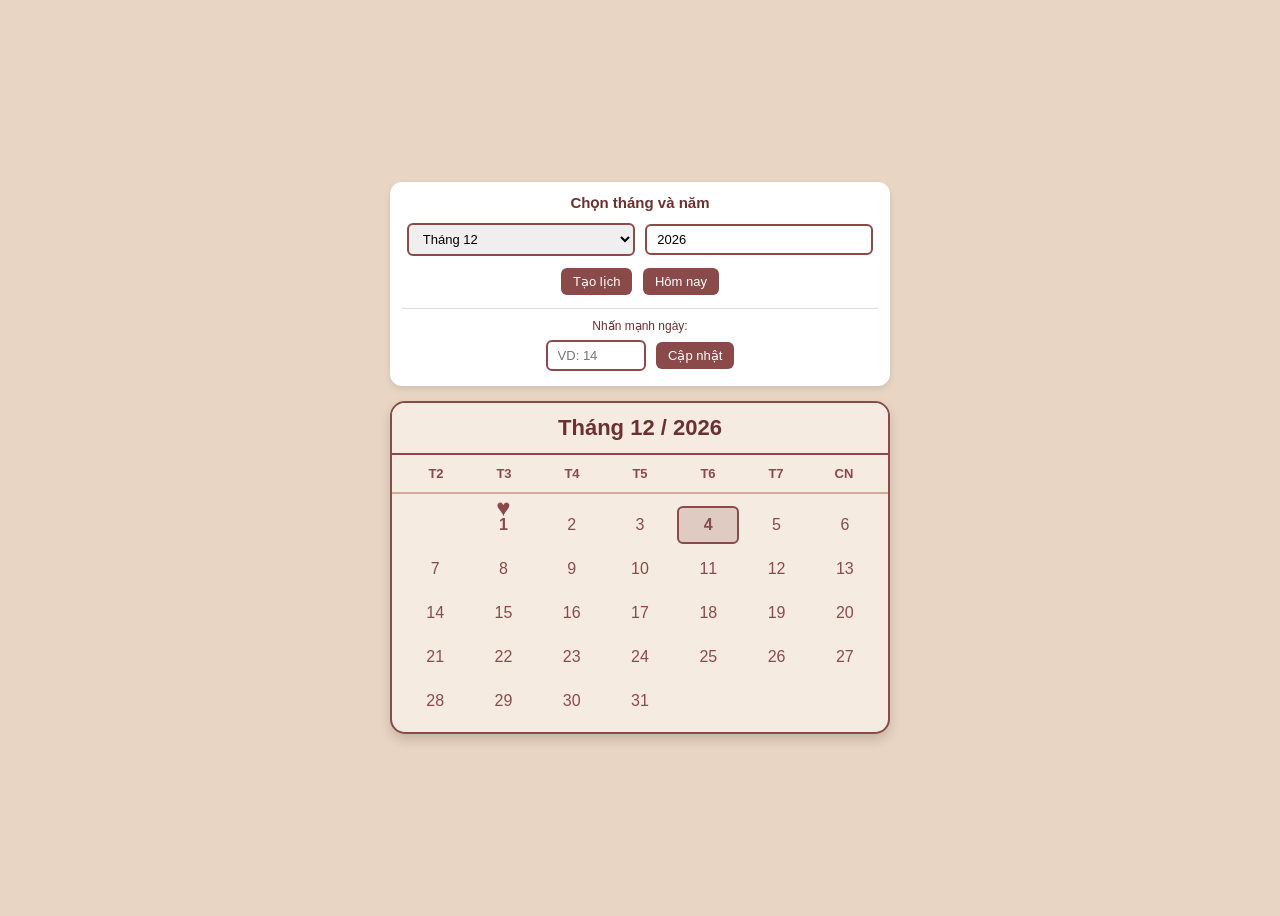
<file: dynamic-calendar.html>
<!DOCTYPE html>
<html lang="vi">
<head>
<meta charset="UTF-8">
<meta name="viewport" content="width=device-width, initial-scale=1.0">
<title>Dynamic Calendar</title>
<style>
    * {
        box-sizing: border-box;
    }
    
    body {
        font-family: Arial, sans-serif;
        padding: 20px;
        background: #e8d5c4;
        display: flex;
        justify-content: center;
        align-items: center;
        min-height: 100vh;
    }
    
    .calendar-container {
        max-width: 500px;
        width: 100%;
    }
    
    .controls {
        text-align: center;
        margin-bottom: 15px;
        background: white;
        padding: 12px;
        border-radius: 12px;
        box-shadow: 0 3px 6px rgba(0,0,0,0.1);
    }
    
    .controls h3 {
        margin: 0 0 8px 0;
        font-size: 15px;
        color: #6b3030;
    }
    
    .controls input, .controls select {
        padding: 6px 10px;
        font-size: 13px;
        margin: 3px;
        border: 2px solid #8b4a4a;
        border-radius: 6px;
        width: calc(50% - 10px);
    }
    
    .controls button {
        padding: 6px 12px;
        font-size: 13px;
        background: #8b4a4a;
        color: white;
        border: none;
        border-radius: 6px;
        cursor: pointer;
        margin: 3px;
    }
    
    .controls button:hover {
        background: #6b3030;
    }
    
    .highlight-section {
        margin-top: 10px;
        padding-top: 10px;
        border-top: 1px solid #ddd;
    }
    
    .highlight-section label {
        font-size: 12px;
        color: #6b3030;
        display: block;
        margin-bottom: 4px;
    }
    
    .highlight-section input {
        width: 100px;
    }
    
    .calendar {
        background: #f5ebe0;
        border: 2px solid #8b4a4a;
        border-radius: 15px;
        overflow: hidden;
        box-shadow: 0 6px 12px rgba(0,0,0,0.15);
    }
    
    .calendar-header {
        background: #f5ebe0;
        padding: 12px 15px;
        text-align: center;
        border-bottom: 2px solid #8b4a4a;
    }
    
    .calendar-header h2 {
        color: #6b3030;
        font-size: 22px;
        margin: 0;
        font-weight: 600;
    }
    
    .calendar-days {
        display: grid;
        grid-template-columns: repeat(7, 1fr);
        background: #f5ebe0;
        padding: 6px 12px;
        gap: 4px;
        border-bottom: 2px solid #d4a89a;
    }
    
    .day-name {
        color: #8b4a4a;
        font-weight: bold;
        text-align: center;
        padding: 5px 3px;
        font-size: 13px;
    }
    
    .calendar-dates {
        display: grid;
        grid-template-columns: repeat(7, 1fr);
        padding: 12px;
        gap: 6px;
    }
    
    .date {
        color: #8b4a4a;
        text-align: center;
        padding: 8px 4px;
        font-size: 16px;
        position: relative;
        min-height: 38px;
        display: flex;
        align-items: center;
        justify-content: center;
        border-radius: 6px;
        transition: all 0.3s;
    }
    
    .date:hover:not(.empty) {
        background: rgba(139, 74, 74, 0.1);
        cursor: pointer;
        transform: scale(1.1);
    }
    
    .date.empty {
        visibility: hidden;
    }
    
    /* Highlight ngày đặc biệt */
    .date.highlight {
        position: relative;
        font-weight: bold;
    }
    
    .date.highlight::before {
        content: "♥";
        position: absolute;
        top: -12px;
        left: 50%;
        transform: translateX(-50%);
        color: #8b4a4a;
        font-size: 24px;
        animation: heartbeat 1.5s infinite;
    }
    
    @keyframes heartbeat {
        0%, 100% { transform: translateX(-50%) scale(1); }
        50% { transform: translateX(-50%) scale(1.2); }
    }
    
    /* Highlight ngày hôm nay */
    .date.today {
        background: rgba(139, 74, 74, 0.2);
        border: 2px solid #8b4a4a;
        font-weight: bold;
    }
    
    /* Responsive cho mobile */
    @media (max-width: 500px) {
        body {
            padding: 10px;
        }
        
        .calendar-container {
            max-width: 100%;
        }
        
        .calendar-header {
            padding: 10px 12px;
        }
        
        .calendar-header h2 {
            font-size: 18px;
        }
        
        .date {
            font-size: 14px;
            padding: 6px 2px;
            min-height: 32px;
        }
        
        .date.highlight::before {
            font-size: 20px;
            top: -10px;
        }
        
        .day-name {
            font-size: 11px;
            padding: 4px 2px;
        }
        
        .calendar-dates {
            padding: 10px;
            gap: 5px;
        }
        
        .controls input, .controls select {
            width: 100%;
            margin: 5px 0;
        }
        
        .controls button {
            width: 48%;
        }
    }
</style>
</head>
<body>

<div class="calendar-container">
    <div class="controls">
        <h3>Chọn tháng và năm</h3>
        <select id="monthSelect">
            <option value="0">Tháng 1</option>
            <option value="1">Tháng 2</option>
            <option value="2">Tháng 3</option>
            <option value="3">Tháng 4</option>
            <option value="4">Tháng 5</option>
            <option value="5">Tháng 6</option>
            <option value="6">Tháng 7</option>
            <option value="7">Tháng 8</option>
            <option value="8">Tháng 9</option>
            <option value="9">Tháng 10</option>
            <option value="10">Tháng 11</option>
            <option value="11">Tháng 12</option>
        </select>
        
        <input type="number" id="yearInput" min="1900" max="2100" placeholder="Năm">
        
        <div style="margin-top: 6px;">
            <button onclick="generateCalendar()">Tạo lịch</button>
            <button onclick="goToToday()">Hôm nay</button>
        </div>
        
        <div class="highlight-section">
            <label>Nhấn mạnh ngày:</label>
            <input type="number" id="highlightDay" min="1" max="31" placeholder="VD: 14">
            <button onclick="updateHighlight()">Cập nhật</button>
        </div>
    </div>
    
    <div class="calendar">
        <div class="calendar-header">
            <h2 id="calendarTitle">Tháng 2 / 2026</h2>
        </div>
        
        <div class="calendar-days">
            <div class="day-name">T2</div>
            <div class="day-name">T3</div>
            <div class="day-name">T4</div>
            <div class="day-name">T5</div>
            <div class="day-name">T6</div>
            <div class="day-name">T7</div>
            <div class="day-name">CN</div>
        </div>
        
        <div class="calendar-dates" id="calendarDates">
            <!-- Ngày sẽ được generate bằng JavaScript -->
        </div>
    </div>
</div>

<script>
let currentMonth = 1; // Tháng 2 (0-indexed)
let currentYear = 2026;
let highlightedDay = 1;

// Khởi tạo khi load trang
window.onload = function() {
    const today = new Date();
    currentMonth = today.getMonth();
    currentYear = today.getFullYear();
    
    document.getElementById('monthSelect').value = currentMonth;
    document.getElementById('yearInput').value = currentYear;
    
    generateCalendar();
};

function generateCalendar() {
    // Lấy giá trị từ input
    const monthSelect = document.getElementById('monthSelect');
    const yearInput = document.getElementById('yearInput');
    
    currentMonth = parseInt(monthSelect.value);
    currentYear = parseInt(yearInput.value) || new Date().getFullYear();
    
    // Cập nhật title
    const monthNames = ['Tháng 1', 'Tháng 2', 'Tháng 3', 'Tháng 4', 'Tháng 5', 'Tháng 6',
                        'Tháng 7', 'Tháng 8', 'Tháng 9', 'Tháng 10', 'Tháng 11', 'Tháng 12'];
    
    document.getElementById('calendarTitle').textContent = 
        `${monthNames[currentMonth]} / ${currentYear}`;
    
    // Tính toán ngày tháng
    const firstDay = new Date(currentYear, currentMonth, 1);
    const lastDay = new Date(currentYear, currentMonth + 1, 0);
    
    const firstDayOfWeek = firstDay.getDay(); // 0 = CN, 1 = T2, ...
    const totalDays = lastDay.getDate();
    
    // Điều chỉnh: T2 = 0, T3 = 1, ... CN = 6
    const adjustedFirstDay = firstDayOfWeek === 0 ? 6 : firstDayOfWeek - 1;
    
    // Generate HTML
    const calendarDates = document.getElementById('calendarDates');
    calendarDates.innerHTML = '';
    
    // Thêm ô trống trước ngày 1
    for (let i = 0; i < adjustedFirstDay; i++) {
        const emptyDiv = document.createElement('div');
        emptyDiv.className = 'date empty';
        calendarDates.appendChild(emptyDiv);
    }
    
    // Lấy ngày hôm nay
    const today = new Date();
    const isCurrentMonth = today.getMonth() === currentMonth && 
                           today.getFullYear() === currentYear;
    const todayDate = today.getDate();
    
    // Thêm các ngày trong tháng
    for (let day = 1; day <= totalDays; day++) {
        const dateDiv = document.createElement('div');
        dateDiv.className = 'date';
        dateDiv.textContent = day;
        
        // Highlight ngày được chọn
        if (day === highlightedDay) {
            dateDiv.classList.add('highlight');
        }
        
        // Highlight ngày hôm nay
        if (isCurrentMonth && day === todayDate) {
            dateDiv.classList.add('today');
        }
        
        // Thêm event click
        dateDiv.onclick = function() {
            highlightedDay = day;
            document.getElementById('highlightDay').value = day;
            updateHighlight();
        };
        
        calendarDates.appendChild(dateDiv);
    }
}

function updateHighlight() {
    const dayInput = document.getElementById('highlightDay');
    highlightedDay = parseInt(dayInput.value) || 1;
    generateCalendar();
}

function goToToday() {
    const today = new Date();
    currentMonth = today.getMonth();
    currentYear = today.getFullYear();
    
    document.getElementById('monthSelect').value = currentMonth;
    document.getElementById('yearInput').value = currentYear;
    
    generateCalendar();
}
</script>

</body>
</html>
</file>
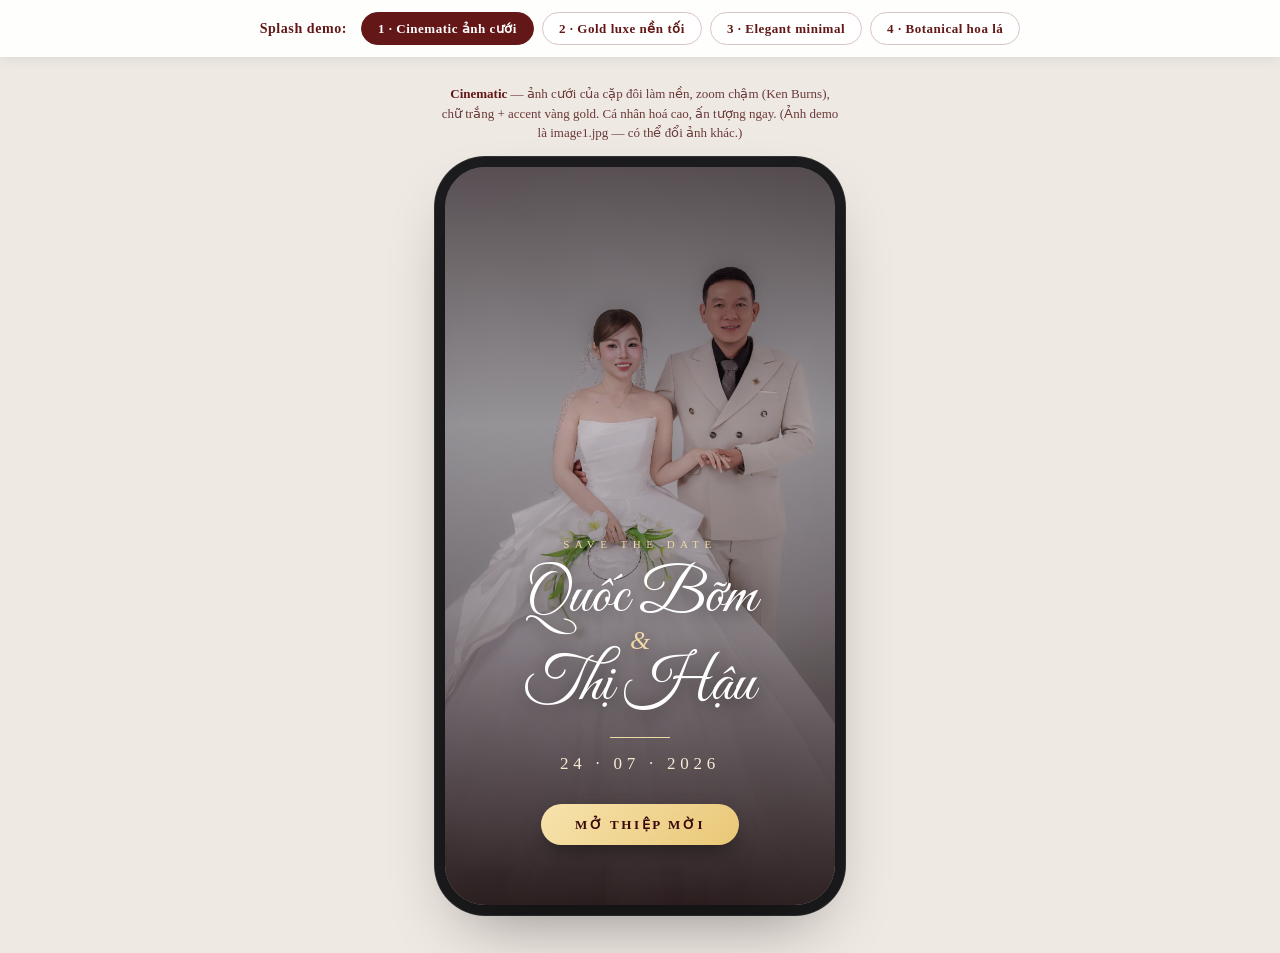
<file: splash-demo.html>
<!DOCTYPE html>
<html lang="vi">
<head>
  <meta charset="UTF-8">
  <meta name="viewport" content="width=device-width, initial-scale=1.0">
  <title>Splash Demo — chọn kiểu</title>
  <!-- Reuse project fonts (@font-face) -->
  <link rel="stylesheet" href="css/style.css">
  <style>
    /* ===== Demo shell (override project body) ===== */
    html, body { overflow: auto !important; margin: 0; background: #efe9e3; }
    * { box-sizing: border-box; }
    body {
      font-family: 'Playfair Display', Baskerville, serif;
      min-height: 100vh;
      padding: 84px 16px 48px;
      display: flex;
      flex-direction: column;
      align-items: center;
      gap: 24px;
    }
    .demo-bar {
      position: fixed; top: 0; left: 0; right: 0; z-index: 100;
      display: flex; flex-wrap: wrap; gap: 8px; justify-content: center; align-items: center;
      padding: 12px 16px;
      background: rgba(255,255,255,0.92); backdrop-filter: blur(8px);
      box-shadow: 0 2px 12px rgba(0,0,0,0.08);
    }
    .demo-bar b { color: #631717; font-size: 14px; margin-right: 6px; letter-spacing: .04em; }
    .demo-tab {
      font: 600 13px/1 'Playfair Display', serif; letter-spacing: .04em;
      padding: 9px 16px; border-radius: 20px; border: 1.5px solid #d9c3c3;
      background: #fff; color: #631717; cursor: pointer; transition: .18s;
    }
    .demo-tab:hover { border-color: #631717; }
    .demo-tab.active { background: #631717; color: #fff; border-color: #631717; }
    .demo-caption { color: #6b3a3a; font-size: 13px; text-align: center; max-width: 400px; line-height: 1.5; }
    .demo-caption b { color: #631717; }

    /* ===== Phone frame ===== */
    .phone {
      width: 390px; max-width: 94vw; height: 780px; max-height: 82vh;
      border-radius: 40px; overflow: hidden; position: relative;
      box-shadow: 0 30px 70px -20px rgba(0,0,0,.45), 0 0 0 10px #1c1c1e, 0 0 0 11px #333;
      background: #000;
    }
    .stage { position: absolute; inset: 0; display: none; }
    .stage.on { display: block; }

    /* shared splash flex layout inside phone */
    .sp { position: absolute; inset: 0; display: flex; flex-direction: column; align-items: center; justify-content: center; text-align: center; padding: 40px 26px; }
    .amp-serif { font-family: 'Playfair Display', serif; font-style: italic; }

    /* ============================================================
       OPTION 1 — CINEMATIC (ảnh cưới nền)
    ============================================================ */
    .c-bg {
      position: absolute; inset: 0;
      background: url('resources/images/image1.jpg') center/cover no-repeat;
      animation: cKen 14s ease-in-out infinite alternate;
    }
    @keyframes cKen { from { transform: scale(1.05); } to { transform: scale(1.18) translateY(-2%); } }
    .c-overlay { position: absolute; inset: 0;
      background: linear-gradient(180deg, rgba(20,6,6,.55) 0%, rgba(20,6,6,.15) 35%, rgba(20,6,6,.35) 60%, rgba(20,6,6,.85) 100%); }
    .c-sp { color: #fff; justify-content: flex-end; padding-bottom: 60px; }
    .c-kicker { font-family: 'Playfair Display', serif; letter-spacing: .5em; text-transform: uppercase; font-size: 11px; color: #f0d9a7; opacity: .95; margin-bottom: 18px; animation: cUp .8s .1s both; }
    .c-names { font-family: 'Great Vibes', cursive; font-size: 62px; line-height: .95; text-shadow: 0 3px 20px rgba(0,0,0,.6); animation: cUp .8s .25s both; }
    .c-names .amp { font-family:'Playfair Display',serif; font-style:italic; font-size: 26px; color:#f0d9a7; display:block; margin: 2px 0; }
    .c-line { width: 60px; height: 1px; background: #f0d9a7; margin: 22px 0 16px; opacity:.8; animation: cUp .8s .4s both; }
    .c-date { font-family:'Playfair Display',serif; font-size: 17px; letter-spacing:.28em; color:#f6ecd6; animation: cUp .8s .5s both; }
    .c-cta { margin-top: 30px; font: 600 13px/1 'Playfair Display',serif; letter-spacing:.2em; text-transform:uppercase; color:#3a0808;
      background: linear-gradient(135deg,#f7e3ad,#e9c777); border:0; padding: 14px 34px; border-radius: 30px; cursor:pointer;
      box-shadow: 0 10px 24px -8px rgba(0,0,0,.6); animation: cUp .8s .65s both, bob 2.4s 1s ease-in-out infinite; }
    @keyframes cUp { from{opacity:0; transform: translateY(24px);} to{opacity:1; transform:none;} }

    /* ============================================================
       OPTION 2 — GOLD LUXE (nền tối, chữ vàng, sparkle)
    ============================================================ */
    .g-stage { background: radial-gradient(circle at 50% 20%, #2a211a, #14100c 60%, #0a0806); }
    .g-sp {}
    .g-frame { position: absolute; inset: 22px; border: 1px solid rgba(212,175,110,.35); border-radius: 6px; pointer-events:none; }
    .g-frame::before { content:""; position:absolute; inset:6px; border:1px solid rgba(212,175,110,.15); border-radius:4px; }
    .g-kicker { font-family:'Playfair Display',serif; letter-spacing:.45em; text-transform:uppercase; font-size:11px;
      background: linear-gradient(90deg,#bf9445,#f4d98b,#bf9445); -webkit-background-clip:text; background-clip:text; color:transparent; margin-bottom:26px; }
    .g-orn { color:#d4af6e; letter-spacing:.6em; font-size:14px; margin-bottom:22px; opacity:.8; }
    .g-names { font-family:'Great Vibes',cursive; font-size:58px; line-height:1;
      background: linear-gradient(160deg,#f6e3a8 0%,#d4af6e 40%,#a8792f 70%,#f6e3a8 100%);
      -webkit-background-clip:text; background-clip:text; color:transparent;
      filter: drop-shadow(0 2px 8px rgba(212,175,110,.25)); }
    .g-names .amp { font-family:'Playfair Display',serif; font-style:italic; font-size:24px; color:#d4af6e; -webkit-text-fill-color:#d4af6e; display:block; margin:4px 0; }
    .g-line { display:flex; align-items:center; gap:12px; margin: 26px 0 22px; }
    .g-line span { width:54px; height:1px; background: linear-gradient(90deg,transparent,#d4af6e,transparent); }
    .g-line b { width:6px; height:6px; transform:rotate(45deg); background:#d4af6e; }
    .g-date { font-family:'Playfair Display',serif; letter-spacing:.3em; font-size:18px; color:#e8cf97; }
    .g-label { font-family:'Playfair Display',serif; letter-spacing:.25em; text-transform:uppercase; font-size:10px; color:#9c7b45; margin-bottom:8px; }
    .g-cta { margin-top:34px; font:600 12px/1 'Playfair Display',serif; letter-spacing:.22em; text-transform:uppercase; color:#1a130a;
      background: linear-gradient(135deg,#f4d98b,#c99a45); border:0; padding:14px 36px; border-radius:30px; cursor:pointer;
      box-shadow: 0 8px 22px -8px rgba(212,175,110,.6); animation: bob 2.4s ease-in-out infinite; }
    .sparkle { position:absolute; width:3px; height:3px; border-radius:50%; background:#f4d98b; box-shadow:0 0 6px 1px #f4d98b; opacity:0; animation: twinkle 3s ease-in-out infinite; }
    @keyframes twinkle { 0%,100%{opacity:0; transform:scale(.5);} 50%{opacity:.9; transform:scale(1);} }

    /* ============================================================
       OPTION 3 — ELEGANT MINIMAL (nền sáng)
    ============================================================ */
    .m-stage { background: linear-gradient(180deg,#fdfaf6,#f5ece2); }
    .m-mono { font-family:'Playfair Display',serif; letter-spacing:.12em; font-size:15px; color:#631717; border:1px solid rgba(99,23,23,.35); border-radius:50%; width:64px; height:64px; display:flex; align-items:center; justify-content:center; margin-bottom:34px; animation: mUp .7s .05s both; }
    .m-kicker { font-family:'Playfair Display',serif; letter-spacing:.42em; text-transform:uppercase; font-size:10.5px; color:#a97b7b; margin-bottom:28px; animation: mUp .7s .15s both; }
    .m-name { font-family:'Great Vibes',cursive; font-size:56px; line-height:.9; color:#631717; animation: mUp .7s both; }
    .m-name.n1 { animation-delay:.25s; } .m-name.n2 { animation-delay:.45s; }
    .m-amp { font-family:'Playfair Display',serif; font-style:italic; font-size:22px; color:#c0a0a0; margin:6px 0; animation: mUp .7s .35s both; }
    .m-line { width:1px; height:40px; background:rgba(99,23,23,.3); margin:30px 0; animation: mUp .7s .55s both; }
    .m-date { font-family:'Playfair Display',serif; letter-spacing:.34em; font-size:15px; color:#631717; animation: mUp .7s .6s both; }
    .m-sub { font-family:'Playfair Display',serif; font-size:12px; letter-spacing:.05em; color:#9a6a6a; margin-top:6px; animation: mUp .7s .68s both; }
    .m-cta { margin-top:38px; font:600 12px/1 'Playfair Display',serif; letter-spacing:.22em; text-transform:uppercase; color:#631717; background:transparent; border:1.5px solid #631717; padding:13px 30px; border-radius:0; cursor:pointer; transition:.2s; animation: mUp .7s .75s both; }
    .m-cta:hover { background:#631717; color:#fff; }
    @keyframes mUp { from{opacity:0; transform:translateY(16px);} to{opacity:1; transform:none;} }

    /* ============================================================
       OPTION 4 — BOTANICAL (hoa lá, xanh olive + kem)
    ============================================================ */
    .b-stage { background: radial-gradient(circle at 50% 40%, #fbf7ee, #eef0e2 70%, #e2e6d0); }
    .b-leaf { position:absolute; font-size:64px; opacity:.5; filter: saturate(.7); }
    .b-leaf.tl { top:-6px; left:-6px; transform:rotate(-20deg); animation: sway 6s ease-in-out infinite; }
    .b-leaf.tr { top:-6px; right:-6px; transform:scaleX(-1) rotate(-20deg); animation: sway 6.5s ease-in-out infinite; }
    .b-leaf.bl { bottom:-6px; left:-6px; transform:scaleY(-1) rotate(-20deg); animation: sway 7s ease-in-out infinite; }
    .b-leaf.br { bottom:-6px; right:-6px; transform:scale(-1) rotate(-20deg); animation: sway 6.2s ease-in-out infinite; }
    @keyframes sway { 0%,100%{ rotate:0deg; } 50%{ rotate:4deg; } }
    .b-kicker { font-family:'Playfair Display',serif; letter-spacing:.4em; text-transform:uppercase; font-size:11px; color:#6f7b52; margin-bottom:24px; }
    .b-names { font-family:'Great Vibes',cursive; font-size:58px; line-height:1; color:#4a5a34; }
    .b-names .amp { font-family:'Playfair Display',serif; font-style:italic; font-size:24px; color:#9ca05f; display:block; margin:4px 0; }
    .b-flower { font-size:22px; margin:22px 0 18px; }
    .b-date { font-family:'Playfair Display',serif; letter-spacing:.28em; font-size:17px; color:#5a3f3f; }
    .b-label { font-family:'Playfair Display',serif; letter-spacing:.24em; text-transform:uppercase; font-size:10px; color:#8a9666; margin-bottom:6px; }
    .b-cta { margin-top:32px; font:600 12px/1 'Playfair Display',serif; letter-spacing:.2em; text-transform:uppercase; color:#fff;
      background: linear-gradient(135deg,#7d8a54,#5f6c3d); border:0; padding:14px 34px; border-radius:30px; cursor:pointer;
      box-shadow:0 8px 20px -8px rgba(95,108,61,.6); animation: bob 2.4s ease-in-out infinite; }

    @keyframes bob { 0%,100%{ transform: translateY(0);} 50%{ transform: translateY(-4px);} }
  </style>
</head>
<body>
  <div class="demo-bar">
    <b>Splash demo:</b>
    <button class="demo-tab active" data-t="cinematic">1 · Cinematic ảnh cưới</button>
    <button class="demo-tab" data-t="gold">2 · Gold luxe nền tối</button>
    <button class="demo-tab" data-t="minimal">3 · Elegant minimal</button>
    <button class="demo-tab" data-t="botanical">4 · Botanical hoa lá</button>
  </div>

  <div class="demo-caption" id="cap"></div>

  <div class="phone">
    <!-- OPTION 1: CINEMATIC -->
    <div class="stage on" data-s="cinematic">
      <div class="c-bg"></div>
      <div class="c-overlay"></div>
      <div class="sp c-sp">
        <div class="c-kicker">Save the date</div>
        <div class="c-names">Quốc Bỡm<span class="amp">&amp;</span>Thị Hậu</div>
        <div class="c-line"></div>
        <div class="c-date">24 · 07 · 2026</div>
        <button class="c-cta">Mở thiệp mời</button>
      </div>
    </div>

    <!-- OPTION 2: GOLD LUXE -->
    <div class="stage" data-s="gold">
      <div class="sp g-stage">
        <div class="g-frame"></div>
        <div class="sparkle" style="top:14%; left:20%; animation-delay:.2s;"></div>
        <div class="sparkle" style="top:22%; right:18%; animation-delay:1.1s;"></div>
        <div class="sparkle" style="top:70%; left:24%; animation-delay:1.8s;"></div>
        <div class="sparkle" style="top:78%; right:26%; animation-delay:.7s;"></div>
        <div class="sparkle" style="top:44%; left:12%; animation-delay:2.3s;"></div>
        <div class="g-kicker">Wedding Invitation</div>
        <div class="g-orn">✦ &nbsp; ✦ &nbsp; ✦</div>
        <div class="g-names">Quốc Bỡm<span class="amp">&amp;</span>Thị Hậu</div>
        <div class="g-line"><span></span><b></b><span></span></div>
        <div class="g-label">Tiệc mừng</div>
        <div class="g-date">24 · 07 · 2026</div>
        <button class="g-cta">Mở thiệp mời</button>
      </div>
    </div>

    <!-- OPTION 3: ELEGANT MINIMAL -->
    <div class="stage" data-s="minimal">
      <div class="sp m-stage">
        <div class="m-mono">Q&amp;H</div>
        <div class="m-kicker">Trân trọng kính mời</div>
        <div class="m-name n1">Quốc Bỡm</div>
        <div class="m-amp">and</div>
        <div class="m-name n2">Thị Hậu</div>
        <div class="m-line"></div>
        <div class="m-date">24 · 07 · 2026</div>
        <div class="m-sub">Sảnh Hướng Dương · Hoàng Diệp</div>
        <button class="m-cta">Mở thiệp mời</button>
      </div>
    </div>

    <!-- OPTION 4: BOTANICAL -->
    <div class="stage" data-s="botanical">
      <div class="sp b-stage">
        <span class="b-leaf tl">🌿</span>
        <span class="b-leaf tr">🌿</span>
        <span class="b-leaf bl">🌿</span>
        <span class="b-leaf br">🌿</span>
        <div class="b-kicker">Save the date</div>
        <div class="b-names">Quốc Bỡm<span class="amp">&amp;</span>Thị Hậu</div>
        <div class="b-flower">🌸</div>
        <div class="b-label">Tiệc mừng</div>
        <div class="b-date">24 · 07 · 2026</div>
        <button class="b-cta">Mở thiệp mời</button>
      </div>
    </div>
  </div>

  <script>
    const caps = {
      cinematic: '<b>Cinematic</b> — ảnh cưới của cặp đôi làm nền, zoom chậm (Ken Burns), chữ trắng + accent vàng gold. Cá nhân hoá cao, ấn tượng ngay. (Ảnh demo là image1.jpg — có thể đổi ảnh khác.)',
      gold: '<b>Gold luxe</b> — nền tối sang trọng, chữ mạ vàng gradient, khung viền mảnh + hạt sparkle lấp lánh. Khác hẳn tông đỏ-kem cũ.',
      minimal: '<b>Elegant minimal</b> — nền sáng, monogram, nhiều khoảng trắng, chữ fade-up từng dòng. Tinh tế, hiện đại, "thở".',
      botanical: '<b>Botanical</b> — tông xanh olive + kem, hoa lá ở góc khẽ lay. Mềm mại, cảm giác vườn cưới. (Emoji 🌿🌸 chỉ là placeholder — bản thật sẽ dùng hình hoa lá watercolor.)'
    };
    const cap = document.getElementById('cap');
    function show(t){
      document.querySelectorAll('.demo-tab').forEach(b=>b.classList.toggle('active', b.dataset.t===t));
      document.querySelectorAll('.stage').forEach(s=>s.classList.remove('on'));
      const el = document.querySelector('.stage[data-s="'+t+'"]');
      // restart to replay entrance animations
      const clone = el.cloneNode(true); el.parentNode.replaceChild(clone, el);
      clone.classList.add('on');
      cap.innerHTML = caps[t];
    }
    document.querySelector('.demo-bar').addEventListener('click', e=>{
      if(e.target.dataset.t) show(e.target.dataset.t);
    });
    cap.innerHTML = caps.cinematic;
  </script>
</body>
</html>
</file>
<file: css/style.css>
/* Will delete */
#splashScreen {
  /* display: none; */
}

:root {
  --tw-gradient-stops: var(--tw-gradient-from), #fce7f3 var(--tw-gradient-via-position), var(--tw-gradient-to);
  --tw-gradient-from: #fef2f2 var(--tw-gradient-from-position);
  --tw-gradient-to: #fff7ed var(--tw-gradient-to-position);
  --tw-gradient-to-position: ;
  --color-primary: #631717;
}

html,
body {
  margin: 0;
  overflow: hidden;
  line-height: normal;
}

* {
  font-family: Baskerville, "Times New Roman", serif;
}

.bg-primary {
  background-color: var(--color-primary);
}

.text-primary {
  color: var(--color-primary);
}


/* body {
  -webkit-font-smoothing: antialiased;
  -moz-osx-font-smoothing: grayscale;
} */

/* Import font quicksand */
@font-face {
  font-family: 'Quicksand';
  src: url('../resources/fonts/quicksand.woff2') format('woff2'),
       url('../resources/fonts/quicksand.woff') format('woff');
  font-weight: normal;
  font-style: normal;
  font-display: swap;
}

/* Import font bucthu */
@font-face {
  font-family: 'BucThu';
  src: url('../resources/fonts/bucthu.woff2') format('woff2'),
       url('../resources/fonts/bucthu.woff') format('woff');
  font-weight: normal;
  font-style: normal;
  font-display: swap;
}

@font-face {
  font-family: 'HoaTay1';
  src: url('../resources/fonts/hoatay1.woff2') format('woff2'),
       url('../resources/fonts/hoatay1.woff') format('woff');
  font-weight: normal;
  font-style: normal;
  font-display: swap;
}

/* cyrillic-ext */
@font-face {
  font-family: 'Great Vibes';
  font-style: normal;
  font-weight: 400;
  font-display: swap;
  src: url('../resources/fonts/greatvibes2.woff2') format('woff2');
  unicode-range: U+0460-052F, U+1C80-1C8A, U+20B4, U+2DE0-2DFF, U+A640-A69F, U+FE2E-FE2F;
}
/* cyrillic */
@font-face {
  font-family: 'Great Vibes';
  font-style: normal;
  font-weight: 400;
  font-display: swap;
  src: url('../resources/fonts/greatvibes3.woff2') format('woff2');
  unicode-range: U+0301, U+0400-045F, U+0490-0491, U+04B0-04B1, U+2116;
}
/* greek-ext */
@font-face {
  font-family: 'Great Vibes';
  font-style: normal;
  font-weight: 400;
  font-display: swap;
  src: url('../resources/fonts/greatvibes4.woff2') format('woff2');
  unicode-range: U+1F00-1FFF;
}
/* vietnamese */
@font-face {
  font-family: 'Great Vibes';
  font-style: normal;
  font-weight: 400;
  font-display: swap;
  src: url('../resources/fonts/greatvibes1.woff2') format('woff2');
  unicode-range: U+0102-0103, U+0110-0111, U+0128-0129, U+0168-0169, U+01A0-01A1, U+01AF-01B0, U+0300-0301, U+0303-0304, U+0308-0309, U+0323, U+0329, U+1EA0-1EF9, U+20AB;
}
/* latin-ext */
@font-face {
  font-family: 'Great Vibes';
  font-style: normal;
  font-weight: 400;
  font-display: swap;
  src: url('../resources/fonts/greatvibes5.woff2') format('woff2');
  unicode-range: U+0100-02BA, U+02BD-02C5, U+02C7-02CC, U+02CE-02D7, U+02DD-02FF, U+0304, U+0308, U+0329, U+1D00-1DBF, U+1E00-1E9F, U+1EF2-1EFF, U+2020, U+20A0-20AB, U+20AD-20C0, U+2113, U+2C60-2C7F, U+A720-A7FF;
}
/* latin */
@font-face {
  font-family: 'Great Vibes';
  font-style: normal;
  font-weight: 400;
  font-display: swap;
  src: url('../resources/fonts/greatvibes6.woff2') format('woff2');
  unicode-range: U+0000-00FF, U+0131, U+0152-0153, U+02BB-02BC, U+02C6, U+02DA, U+02DC, U+0304, U+0308, U+0329, U+2000-206F, U+20AC, U+2122, U+2191, U+2193, U+2212, U+2215, U+FEFF, U+FFFD;
}

@font-face {
  font-family: 'Dancing Script';
  font-style: normal;
  font-weight: 400;
  font-display: swap;
  src: url('../resources/fonts/dancingscript1.woff2') format('woff2');
  unicode-range: U+0102-0103, U+0110-0111, U+0128-0129, U+0168-0169, U+01A0-01A1, U+01AF-01B0, U+0300-0301, U+0303-0304, U+0308-0309, U+0323, U+0329, U+1EA0-1EF9, U+20AB;
}
/* latin-ext */
@font-face {
  font-family: 'Dancing Script';
  font-style: normal;
  font-weight: 400;
  font-display: swap;
  src: url('../resources/fonts/dancingscript2.woff2') format('woff2');
  unicode-range: U+0100-02BA, U+02BD-02C5, U+02C7-02CC, U+02CE-02D7, U+02DD-02FF, U+0304, U+0308, U+0329, U+1D00-1DBF, U+1E00-1E9F, U+1EF2-1EFF, U+2020, U+20A0-20AB, U+20AD-20C0, U+2113, U+2C60-2C7F, U+A720-A7FF;
}
/* latin */
@font-face {
  font-family: 'Dancing Script';
  font-style: normal;
  font-weight: 400;
  font-display: swap;
  src: url('../resources/fonts/dancingscript3.woff2') format('woff2');
  unicode-range: U+0000-00FF, U+0131, U+0152-0153, U+02BB-02BC, U+02C6, U+02DA, U+02DC, U+0304, U+0308, U+0329, U+2000-206F, U+20AC, U+2122, U+2191, U+2193, U+2212, U+2215, U+FEFF, U+FFFD;
}

@font-face {
  font-family: 'Gillastone';
  src: url('../resources/fonts/gillastone.woff2') format('woff2'),
       url('../resources/fonts/gillastone.woff') format('woff');
  font-weight: normal;
  font-style: normal;
  font-display: swap;
}

@font-face {
  font-family: 'Scarlet Bradley.regular';
  src: url('../resources/fonts/scarlet-bradleyregular.woff2') format('woff2'),
       url('../resources/fonts/scarlet-bradleyregular.woff') format('woff');
  font-weight: normal;
  font-style: normal;
  font-display: swap;
}

@font-face {
  font-family: "UNI Chu truyen thong";
  src: url("../resources/fonts/UNI_Chu_truyen_thong.ttf") format("truetype");
  font-weight: normal;
  font-style: normal;
  font-display: swap;
}

@font-face {
  font-family: "Ephesis-Regular.ttf";
  src: url("../resources/fonts/octet-stream.ttf") format("truetype");
  font-display: swap;
}

.font-ephesis {
  font-family: 'Ephesis-Regular.ttf', sans-serif;
}

.font-smooth {
  -webkit-font-smoothing: antialiased;
}

img,
video {
  max-width: 100%;
  height: auto;
}

.overflow-visible {
  overflow: visible !important;
}

img, svg, video, canvas, audio, iframe, embed, object {
  display: block;
  vertical-align: middle;
}

body {
  transform: translateZ(0);
}

.wedding-app {
  height: 100vh;
  width: 100vw;
  background-color: rgb(240, 242, 245);
}

.wedding-card {
  width: 100vw;
  max-width: 516px;
  height: 100vh;
  margin: auto;
  position: relative;
  box-shadow: rgba(0, 0, 0, 0.1) 0px 0px 10px 0px;
  border-radius: 3px;
  overflow-x: hidden;
  overflow-y: auto;
}

.color-primary {
  color: var(--color-primary);
}

.hero-section {
  position: relative;
  height: 468px;
  background: var(--color-primary);
  padding-top: 16px;
  margin-bottom: 80px;
}

.hero-invite-card {
  display: flex;
  height: 100%;
  justify-content: end;
  align-items: center;
  font-size: 14px;
  margin-top: 32px;
}

.heart-svg path {
  fill: #a92323;
}

.heart-svg svg {
  width: 30px;
  height: 30px;
}

.hero-tagline {
  height: auto;
  width: 100%;
  min-width: 20px;
  color: rgb(240, 240, 240);
  font-size: 22px;
  text-shadow: rgba(0, 0, 0, 0) 0px 0px 2px;
  font-weight: 500;
  font-family: Quicksand;
  text-align: center;
  line-height: normal;
  letter-spacing: 0px;
  text-transform: none;
  text-decoration: none;
  font-style: normal;
  pointer-events: none;
  overflow: hidden;
  word-break: break-word;
}

.hero-photo {
  width: 65vw;
  max-width: 306px;
  mask-image: url('../resources/images/mask1.png');
  mask-size: 100% 100%;
  position: absolute;
  left: 42px;
  bottom: -64px;
}

.hero-photo img {
  width: 100%;
  height: 100%;
  object-fit: cover;
}

.section-decor {
  width: 70vw;
  max-width: 300px;
  margin: 0 auto 48px;
}

.family-header__divider-icon img {
  width: 24px;
  height: 24px;
}

.gallery-photo {
  height: fit-content;
  border: 1px solid var(--color-primary);
  box-shadow: rgba(0, 0, 0, 0.5) 0px 0px 10px 0px;
  text-shadow: rgba(0, 0, 0, 0) 0px 0px 2px;
  max-width: 124px;
}

.font-great-vibes {
  font-family: 'Great Vibes';
}

.font-dancing-script {
  font-family: 'Dancing Script';
}

.font-playfair-display {
  font-family: 'Playfair Display';
}

.font-uni-chu {
  font-family: "UNI Chu truyen thong", "Times New Roman", serif;
}

.font-scarlet-bradley {
  font-family: "Scarlet Bradley.regular";
}

.animate-pulse {
  animation: pulse 2s cubic-bezier(0.4, 0, 0.6, 1) infinite;
}

@keyframes pulse{50%{opacity:.5}}

.btn-pulse {
  animation: btnPulse 1.8s ease-in-out infinite;
}

.btn-pulse:hover {
  animation-play-state: paused;
}

@keyframes btnPulse {
  0%, 100% { transform: scale(1); }
  50% { transform: scale(1.06); }
}

.gift-box-icon {
  transform-origin: center;
  animation: animation-wobble 2.4s ease-in-out infinite;
}

@keyframes animation-wobble {
  0% { transform: scale(1); }
  10%, 20% { transform: scale(.9) rotate(-3deg); }
  30%, 50%, 70%, 90% { transform: scale(1.1) rotate(3deg); }
  40%, 60%, 80% { transform: scale(1.1) rotate(-3deg); }
  100% { transform: scale(1) rotate(0); }
}

.time-unit {
  background: var(--color-primary);
  display: flex;
  gap: 5px;
  padding: 12px;
}

.countdown-display {
  font-size: 12px;
}

.font-dancing {
  width: 16px;
  text-align: right;
}

.love-footer {
  width: 100%;
  height: 156px;
  background-color: #470a0a;
  display: flex;
  justify-content: center;
  align-items: center;
}

.love-footer__message {
  font-size: 38px;
  text-shadow: 0px 0px 2px rgba(0, 0, 0, 0);
  font-weight: 500;
  font-family: "Gillastone";
  color: #fff;
  max-width: 330px;
  text-align: center;
}

.love-footer__watermark {
  font-size: 24px;
  text-shadow: rgba(0, 0, 0, 0) 0px 0px 2px;
  font-weight: 500;
  font-family: "Scarlet Bradley.regular";
  position: absolute;
}

.love-footer__watermark--left {
  left: -10px;
  top: 24px;
  transform: rotate(90deg);
}

.love-footer__watermark--right {
  top: 24px;
  right: -10px;
  transform: rotate(-90deg);
}

.couple-name {
  font-size: 36px;
  color: var(--color-primary);
}

.couple-role {
  font-size: 14px;
}

.guest-name-text {
  position: relative;
}

.guest-name-text:before {
  content: '';
  position: absolute;
  width: 100%;
  max-width: 180px;
  height: 1px;
  bottom: -6px;
  background-color: #008000;
  left: 50%;
  transform: translateX(-50%);
}

/* Splash Screen — Cinematic (full-screen wedding photo) */
.splash-screen {
  position: fixed;
  inset: 0;
  background: #140606;
  overflow: hidden;
  cursor: pointer;
  z-index: 9999;
  transition: opacity 0.8s ease, visibility 0.8s ease;
  transform: translateZ(0);
  backface-visibility: hidden;
  max-width: 516px;
  margin: 0 auto;
}

.splash-screen.splash-hide {
  opacity: 0;
  visibility: hidden;
}

.splash-bg {
  position: absolute;
  inset: 0;
  background: url('../resources/images/image1.jpg?v=202607221405') center/cover no-repeat;
  animation: splashKenBurns 16s ease-in-out infinite alternate;
}

@keyframes splashKenBurns {
  from { transform: scale(1.05); }
  to { transform: scale(1.18) translateY(-2%); }
}

.splash-overlay {
  position: absolute;
  inset: 0;
  background: linear-gradient(
    180deg,
    rgba(20, 6, 6, 0.55) 0%,
    rgba(20, 6, 6, 0.12) 32%,
    rgba(20, 6, 6, 0.35) 58%,
    rgba(20, 6, 6, 0.88) 100%
  );
}

.splash-content {
  position: absolute;
  inset: 0;
  display: flex;
  flex-direction: column;
  align-items: center;
  justify-content: flex-end;
  text-align: center;
  padding: 40px 28px 56px;
  color: #fff;
}

.splash-kicker {
  font-family: 'Playfair Display', serif;
  letter-spacing: 0.5em;
  text-transform: uppercase;
  font-size: 11px;
  color: #f0d9a7;
  opacity: 0.95;
  padding-left: 0.5em;
  margin-bottom: 18px;
  animation: splashUp 0.9s 0.1s both;
}

.splash-names {
  font-family: 'Great Vibes', cursive;
  font-size: 60px;
  line-height: 0.95;
  color: #fff;
  text-shadow: 0 3px 22px rgba(0, 0, 0, 0.6);
  display: flex;
  flex-direction: column;
  align-items: center;
  animation: splashUp 0.9s 0.25s both;
}

.splash-amp {
  font-family: 'Playfair Display', serif;
  font-style: italic;
  font-size: 26px;
  color: #f0d9a7;
  margin: 2px 0;
}

.splash-line {
  width: 60px;
  height: 1px;
  background: #f0d9a7;
  opacity: 0.8;
  margin: 22px 0 16px;
  animation: splashUp 0.9s 0.4s both;
}

.splash-date {
  animation: splashUp 0.9s 0.5s both;
}

.splash-date__label {
  font-family: 'Playfair Display', serif;
  letter-spacing: 0.25em;
  text-transform: uppercase;
  font-size: 10px;
  color: #f0d9a7;
  opacity: 0.85;
  margin-bottom: 6px;
}

.splash-date__value {
  font-family: 'Playfair Display', serif;
  letter-spacing: 0.28em;
  font-size: 18px;
  color: #f6ecd6;
}

.splash-cta {
  margin-top: 30px;
  font-family: 'Playfair Display', serif;
  font-weight: 600;
  font-size: 13px;
  letter-spacing: 0.2em;
  text-transform: uppercase;
  color: #3a0808;
  background: linear-gradient(135deg, #f7e3ad, #e9c777);
  border: 0;
  padding: 14px 34px;
  border-radius: 30px;
  cursor: pointer;
  box-shadow: 0 10px 24px -8px rgba(0, 0, 0, 0.6);
  animation: splashUp 0.9s 0.68s both, splashCtaBob 2.4s 1.6s ease-in-out infinite;
  transition: transform 0.2s ease, box-shadow 0.2s ease;
}

.splash-cta:hover {
  transform: translateY(-2px) scale(1.03);
  box-shadow: 0 14px 30px -8px rgba(0, 0, 0, 0.7);
}

.splash-cta:active {
  transform: translateY(0) scale(0.98);
}

@keyframes splashUp {
  from { opacity: 0; transform: translateY(24px); }
  to { opacity: 1; transform: translateY(0); }
}

@keyframes splashCtaBob {
  0%, 100% { transform: translateY(0); }
  50% { transform: translateY(-4px); }
}

/* Music toggle button */
.music-toggle {
  position: fixed;
  right: 24px;
  bottom: 32px;
  width: 48px;
  height: 48px;
  padding: 0;
  border: 0;
  border-radius: 50%;
  background: transparent;
  cursor: pointer;
  z-index: 9999;
  -webkit-tap-highlight-color: transparent;
  opacity: 0;
  pointer-events: none;
  transition: opacity 0.4s ease;
}

.music-toggle.is-visible {
  opacity: 1;
  pointer-events: auto;
}

.music-toggle__disc {
  position: relative;
  display: flex;
  align-items: center;
  justify-content: center;
  width: 100%;
  height: 100%;
  border-radius: 50%;
  background: radial-gradient(circle at 30% 30%, #8b2525, #631717 55%, #3d0a0a);
  box-shadow:
    0 4px 12px -2px rgba(99, 23, 23, 0.5),
    inset 0 0 0 2px rgba(255, 255, 255, 0.18);
  transition: box-shadow 0.25s ease;
}

.music-toggle__disc::before {
  content: "";
  position: absolute;
  inset: 8px;
  border-radius: 50%;
  border: 1px dashed rgba(255, 255, 255, 0.22);
}

/* .music-toggle__disc::after {
  content: "";
  position: absolute;
  width: 6px;
  height: 6px;
  border-radius: 50%;
  background: rgba(255, 255, 255, 0.85);
  box-shadow: 0 0 0 2px rgba(99, 23, 23, 0.6);
} */

.music-toggle__icon {
  position: relative;
  width: 18px;
  height: 18px;
  flex-shrink: 0;
  color: #fff;
  fill: currentColor;
  filter: drop-shadow(0 1px 1px rgba(0, 0, 0, 0.25));
  opacity: 0.95;
}

.music-toggle__mute-bar {
  opacity: 0;
  transition: opacity 0.2s ease;
}

.music-toggle.is-paused .music-toggle__mute-bar {
  opacity: 0.65;
}

.music-toggle.is-paused .music-toggle__note {
  opacity: 0.65;
}

.music-toggle__wave {
  position: absolute;
  inset: 0;
  border-radius: 50%;
  border: 2px solid rgba(99, 23, 23, 0.55);
  opacity: 0;
  pointer-events: none;
}

.music-toggle:not(.is-playing):not(.is-paused):hover .music-toggle__disc {
  transform: scale(1.06);
  box-shadow:
    0 6px 16px -2px rgba(99, 23, 23, 0.6),
    inset 0 0 0 2px rgba(255, 255, 255, 0.25);
}

.music-toggle:not(.is-playing):not(.is-paused):active .music-toggle__disc {
  transform: scale(0.94);
}

/* Spin + waves (pause/resume via animation-play-state) */
.music-toggle.is-visible .music-toggle__disc {
  transition: none;
  animation: musicSpin 4s linear infinite;
}

.music-toggle.is-playing .music-toggle__disc {
  animation-play-state: running;
}

.music-toggle.is-playing .music-toggle__wave {
  animation: musicWave 1.8s ease-out infinite;
}

.music-toggle.is-playing .music-toggle__wave:nth-child(2) {
  animation-delay: 0.6s;
}

.music-toggle.is-playing .music-toggle__wave:nth-child(3) {
  animation-delay: 1.2s;
}

.music-toggle.is-paused .music-toggle__disc {
  animation-play-state: paused;
  filter: grayscale(0.25);
}

.music-toggle.is-paused .music-toggle__wave {
  animation: none;
  opacity: 0;
}

@keyframes musicSpin {
  to { transform: rotate(360deg); }
}

@keyframes musicWave {
  0% { opacity: 0.55; transform: scale(0.85); }
  100% { opacity: 0; transform: scale(1.8); }
}

/* Album photo grid */
.album-grid {
  display: flex;
  flex-direction: column;
  gap: 2px;
}

.album-item {
  overflow: hidden;
}

.album-item img {
  width: 100%;
  height: 100%;
  object-fit: cover;
  display: block;
  transition: transform 0.4s ease;
}

.album-item:hover img {
  transform: scale(1.05);
}

/* Full width 16:9 */
.ab-full .album-item {
  aspect-ratio: 16 / 9;
}

/* 2 cột bằng nhau */
.ab-2 {
  display: grid;
  grid-template-columns: 1fr 1fr;
  gap: 2px;
}
.ab-2 .album-item {
  aspect-ratio: 4 / 3;
}

/* 3 cột bằng nhau */
.ab-3 {
  display: grid;
  grid-template-columns: 1fr 1fr 1fr;
  gap: 2px;
}
.ab-3 .album-item {
  aspect-ratio: 3 / 4;
}

/* Portrait trái + 2 ngang phải */
.ab-pls {
  display: grid;
  grid-template-columns: 1fr 1fr;
  gap: 2px;
}
.ab-pls .album-portrait {
  grid-row: span 2;
  aspect-ratio: 2 / 3;
}
.ab-pls .album-item:not(.album-portrait) {
  aspect-ratio: 4 / 3;
}

/* 2 ngang trái + portrait phải */
.ab-slp {
  display: grid;
  grid-template-columns: 1fr 1fr;
  gap: 2px;
}
.ab-slp .album-portrait {
  grid-column: 2;
  grid-row: 1 / span 2;
  aspect-ratio: 2 / 3;
}
.ab-slp .album-item:not(.album-portrait) {
  aspect-ratio: 4 / 3;
}

.corner-decor {
  position: absolute;
  width: 128px;
  height: 114px;
}

.corner-decor--bottom-left {
  position: absolute;
  width: 128px;
  height: 114px;
  top: 50%;
  left: -16px;
}

.corner-decor img {
  object-fit: cover;
}

.corner-decor--left {
  left: -24px;
}

.corner-decor--left img {
  transform: rotate(90deg);
}

.corner-decor--right {
  right: -24px;
}

.hero-decor {
  width: 160px;
  height: 200px;
  position: absolute;
  left: -3px;
  top: 28px;
  transform: rotate(-6deg);
}

.qr-image {
  height: 100%;
}
</file>
